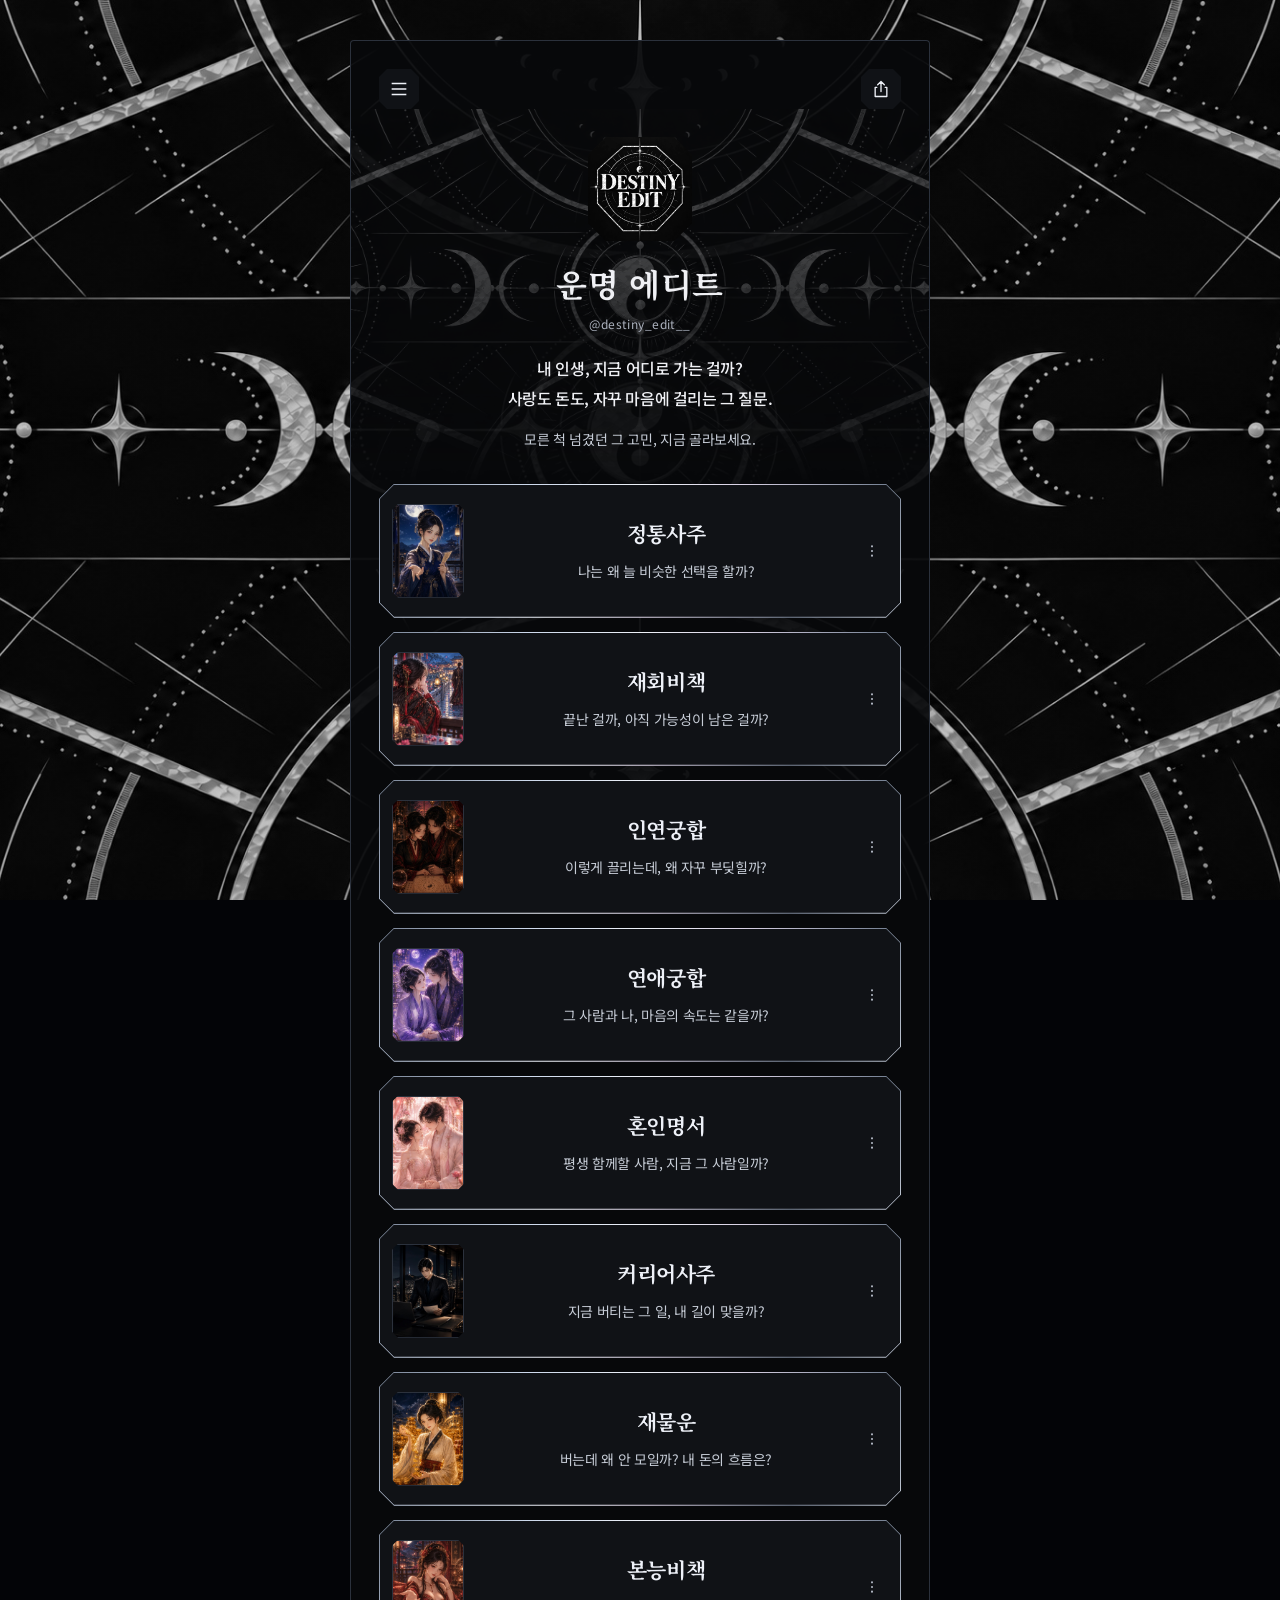
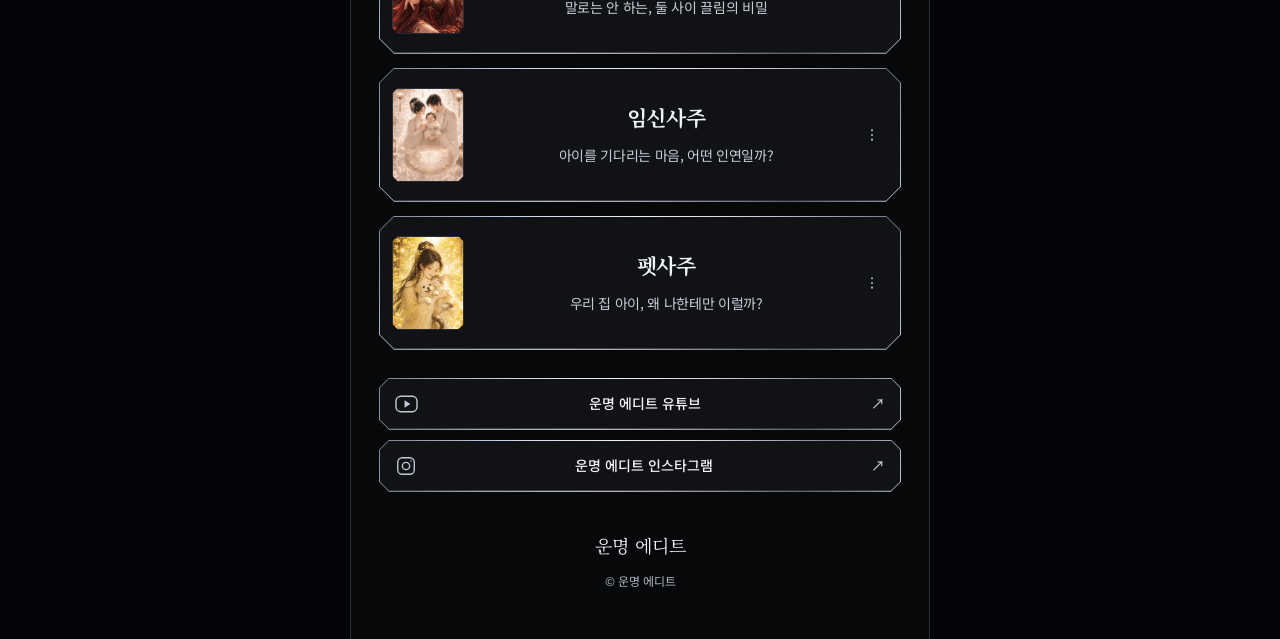
<file: saju/index.html>
<!doctype html>
<html lang="ko">
<head>
  <meta charset="utf-8">
  <meta name="viewport" content="width=device-width, initial-scale=1, viewport-fit=cover">
  <meta name="theme-color" content="#08090b">
  <meta name="description" content="내 인생, 지금 어디로 가는 걸까? 사랑도 돈도 자꾸 마음에 걸리는 그 질문을 운명 에디트에서 만나보세요.">
  <meta property="og:type" content="website">
  <meta property="og:image" content="https://vulture-lunar.github.io/health-routine/saju/assets/destiny-hero.jpg">
  <meta property="og:title" content="운명 에디트 | 궁금했던 내 운명의 이야기">
  <meta property="og:description" content="모른 척 넘겼던 그 고민, 지금 골라보세요.">
  <title>운명 에디트 | 궁금했던 내 운명의 이야기</title>
  <link rel="preconnect" href="https://fonts.googleapis.com">
  <link rel="preconnect" href="https://fonts.gstatic.com" crossorigin>
  <link rel="stylesheet" href="https://fonts.googleapis.com/css2?family=Noto+Sans+KR:wght@400;500;700;800&family=Noto+Serif+KR:wght@500;600;700&display=swap">
  <link rel="stylesheet" href="../tokens.css?v=links-20261127-1">
  <link rel="stylesheet" href="../theme.css?v=original-restored-20261124-1">
  <link rel="stylesheet" href="../collection.css?v=choice-copy-20261125-1">
  <link rel="stylesheet" href="../links.css?v=customer-copy-20261127-11">
  <link rel="stylesheet" href="page.css?v=facets-20261127-6">
  <link rel="stylesheet" href="tokens.css?v=facets-20261127-6">
  <script src="content.js?v=curiosity-20261127-4" defer></script>
  <script src="page.js?v=destiny-20261127-2" defer></script>
</head>
<body>
  <header class="channel-header">
    <div class="inner">
      <details class="channel-menu">
        <summary aria-label="메뉴 열기"><svg width="22" height="22" viewBox="0 0 24 24" fill="none" stroke="currentColor" stroke-width="1.6" aria-hidden="true"><path d="M4 6h16M4 12h16M4 18h16"/></svg></summary>
        <nav aria-label="페이지 메뉴"><a href="#top">프로필</a><a href="#readings">사주 보기</a><a href="#channels">채널 모아보기</a></nav>
      </details>
      <button class="profile-share" type="button" aria-label="페이지 공유하기"><svg width="20" height="20" viewBox="0 0 24 24" fill="none" stroke="currentColor" stroke-width="1.6" stroke-linecap="round" stroke-linejoin="round" aria-hidden="true"><path d="M12 15V3m-4 4 4-4 4 4M7 10H5v11h14V10h-2"/></svg></button>
    </div>
  </header>
  <main>
    <section class="hero" id="top">
      <div class="inner">
        <div class="collection-intro">
          <div class="profile-avatar profile-wordmark" id="profile-mark" aria-hidden="true">命</div>
          <img class="profile-avatar" id="profile-avatar" alt="" width="96" height="96" hidden>
          <h1 id="page-title">운명 에디트</h1>
          <p class="profile-handle">@destiny_edit__</p>
          <p class="hero-copy" id="page-intro">내 인생, 지금 어디로 가는 걸까?<br>사랑도 돈도, 자꾸 마음에 걸리는 그 질문.</p>
          <p class="profile-description" id="page-description">모른 척 넘겼던 그 고민, 지금 골라보세요.</p>
        </div>
      </div>
    </section>
    <section class="library" id="readings" aria-label="사주 상품 목록">
      <div class="inner">
        <h2 class="visually-hidden">궁금한 사주 이야기</h2>
        <div class="card-grid" id="reading-list"></div>
      </div>
    </section>
  </main>
  <section class="channel-links" id="channels" aria-label="운명 에디트 채널">
    <div class="inner">
      <a href="https://www.youtube.com/@%EC%9A%B4%EB%AA%85%EC%97%90%EB%94%94%ED%8A%B8" target="_blank" rel="noopener noreferrer"><svg width="23" height="18" viewBox="0 0 24 18" aria-hidden="true"><rect x="1" y="1" width="22" height="16" rx="5" fill="none" stroke="currentColor" stroke-width="1.5"/><path d="m10 5 6 4-6 4Z" fill="currentColor"/></svg><span>운명 에디트 유튜브</span><span aria-hidden="true">↗</span></a>
      <a href="https://www.instagram.com/destiny_edit__/" target="_blank" rel="noopener noreferrer"><svg width="22" height="22" viewBox="0 0 24 24" fill="none" stroke="currentColor" stroke-width="1.5" aria-hidden="true"><rect x="3" y="3" width="18" height="18" rx="5"/><circle cx="12" cy="12" r="4"/><circle cx="17.5" cy="6.5" r=".8" fill="currentColor" stroke="none"/></svg><span>운명 에디트 인스타그램</span><span aria-hidden="true">↗</span></a>
    </div>
  </section>
  <footer><div class="inner"><div class="footer-brand" id="footer-title">운명 에디트</div><p id="footer-copyright"></p></div></footer>
  <dialog class="share-dialog" id="share-dialog" aria-labelledby="share-heading">
    <div class="share-heading"><h2 id="share-heading">링크 공유하기</h2><button type="button" id="share-close" aria-label="공유 창 닫기">×</button></div>
    <label class="visually-hidden" for="share-url">공유할 링크</label>
    <input id="share-url" type="url" readonly>
    <button type="button" id="share-copy">링크 복사</button>
    <p id="share-status" role="status" aria-live="polite"></p>
  </dialog>
</body>
</html>
</file>
<file: tokens.css>
/* Reference palette: the owner's navy, antique gold and walnut channel artwork. */
:root {
  --color-paper: #071725;
  --color-paper-2: #0d2234;
  --color-raised: #122c40;
  --color-ink: #f1e6cf;
  --color-muted: #b9b5a8;
  --color-gold: #dfbb72;
  --color-gold-light: #f4dca3;
  --color-gold-deep: #9a753b;
  --color-rule: #665536;
  --color-rule-soft: #30414b;
  --color-walnut: #302017;
  --color-shadow: #020a12;
  --color-youtube: #ff0033;
  --color-clear: transparent;
  --color-surface-glow: #173449;
  --color-gold-faint: #dfbb721a;
  --color-line-faint: #dfbb7230;
  --space-search-gap: 48px;
  --radius-panel: 20px;
  --ease-gentle: cubic-bezier(.2,.7,.2,1);
  --font-body: 'Noto Sans KR', sans-serif;
  --font-display: 'Noto Serif KR', serif;
  --space-sm: 12px;
  --space-md: 24px;
  --space-lg: 40px;
  --radius-card: 12px;
  --ink: var(--color-ink);
  --muted: var(--color-muted);
  --cream: var(--color-paper);
  --paper: var(--color-paper-2);
  --orange: var(--color-gold);
  --brand-deep: var(--color-gold-light);
  --lime: var(--color-gold-light);
  --line: var(--color-rule-soft);
  --line-2: var(--color-rule);
  --soft-bg: var(--color-raised);
  --font: var(--font-body);
  color-scheme: dark;
}

/* Approved Visual Collection proposal (04), November 2026. */
:root {
  --color-collection-surface: oklch(22% .035 245);
  --color-collection-rule: oklch(44% .025 245);
  --color-collection-rule-soft: oklch(31% .028 245);
  --collection-card-radius: 12px;
  --collection-card-gap: 12px;
}

/* Link profile layout: existing channel palette, reference proportions. */
:root {
  --color-profile-surround: #020c15;
  --color-profile-border: #8b774f;
  --color-profile-backdrop: #020a12b3;
  --radius-link: 999px;
  --radius-profile: 24px;
  --profile-width: 580px;
  --space-link-gap: 14px;
  --font-link: var(--font-body);
}
</file>
<file: theme.css>
/* Hallmark · pre-emit critique: P4 H4 E4 S5 R4 V4
 * genre: atmospheric · macrostructure: illustrated split masthead + routine archive
 * theme: custom, user-supplied channel artwork · mobile: verified before release
 */
html, body { overflow-x: clip; }
body { background: var(--color-paper); }
h1,h2,h3 { font-style: normal; overflow-wrap: anywhere; min-width: 0; }
.coral,.peach,.yellow,.green,.lavender,.blue {
  --accent: var(--color-gold); --accent-soft: var(--color-raised);
}
a:focus-visible,button:focus-visible { outline: 2px solid var(--color-gold-light); outline-offset: 4px; }
.channel-header { border-top: 3px solid var(--color-gold-deep); border-bottom: 1px solid var(--color-rule); background: var(--color-paper); }
.channel-header .inner { display:flex; align-items:center; justify-content:space-between; gap:var(--space-sm); padding-block:14px; }
.channel-brand { display:flex; align-items:center; gap:var(--space-sm); }
.channel-brand img { width:54px; height:54px; border-radius:50%; border:1px solid var(--color-gold-deep); }
.channel-brand strong { font-family:var(--font-display); font-size:20px; letter-spacing:-.04em; color:var(--color-gold-light); }
.channel-brand small { display:block; margin-top:3px; font-size:10px; color:var(--color-muted); letter-spacing:.15em; }
.channel-nav { font-size:12px; color:var(--color-gold); white-space:nowrap; border-bottom:1px solid var(--color-rule); padding-block:7px; }
.hero { background:var(--color-paper); border-bottom:1px solid var(--color-rule); }
.hero-art { position:absolute; inset:0 0 0 35%; background-image:linear-gradient(90deg,var(--color-paper),var(--color-clear) 42%),linear-gradient(0deg,var(--color-paper),var(--color-clear) 65%),url('assets/book-of-life.jpg'); background-position:center; background-size:cover; opacity:.8; pointer-events:none; }
.hero .inner { align-items:flex-start; text-align:left; padding-block:64px 48px; }
.hero::before,.hero::after,.orbit { display:none; }
.eyebrow { color:var(--color-muted); background:none; border:0; border-radius:0; padding:0; font-size:11px; letter-spacing:.08em; margin-bottom:22px; }
.eyebrow span { color:var(--color-gold); }
.hero h1 { font-family:var(--font-display); font-weight:700; font-size:clamp(32px,4vw,49px); letter-spacing:-.055em; line-height:1.5; }
.hero h1 em { color:var(--color-gold-light); }
.hero h1 em::after { display:none; }
.hero-copy { color:var(--color-ink); font-size:14px; margin:20px 0 28px; max-width:36em; }
.picker { max-width:570px; padding:22px; border:1px solid var(--color-gold-deep); border-radius:var(--radius-card); background:var(--color-paper-2); box-shadow:0 16px 40px var(--color-shadow); gap:18px; }
.picker-head b { color:var(--color-gold-light); }
.pick { background:var(--color-paper); border-color:var(--color-rule-soft); color:var(--color-ink); font-size:13px; padding:8px 12px 8px 10px; white-space:nowrap; }
.pick .tick { background:var(--color-paper); border-color:var(--color-rule); }
.pick[aria-pressed="true"] { color:var(--color-paper); background:var(--color-gold-light); border-color:var(--color-gold-light); }
.pick[aria-pressed="true"] .tick { color:var(--color-paper); background:var(--color-gold-light); border-color:var(--color-gold-deep); }
.picker-go { background:var(--color-gold); color:var(--color-paper); border-radius:6px; white-space:nowrap; }
.picker-go:not(:disabled):hover { background:var(--color-gold-light); }
.picker-go:disabled { background:var(--color-raised); color:var(--color-muted); border:1px solid var(--color-rule-soft); }
.picker-reset { white-space:nowrap; }
.library { padding-block:var(--space-lg) 24px; }
.archive-heading { margin-bottom:22px; }
.archive-heading p { color:var(--color-gold); font-size:11px; letter-spacing:.12em; margin:0 0 8px; }
.archive-heading h2,.products h2 { font-family:var(--font-display); font-size:28px; font-weight:600; margin:0; letter-spacing:-.04em; }
.filters { flex-wrap:wrap; overflow:visible; gap:8px; padding-bottom:22px; }
.filters button { color:var(--color-muted); background:var(--color-paper-2); border-color:var(--color-rule-soft); border-radius:6px; font-size:13px; padding:9px 12px; white-space:nowrap; }
.filters button[aria-pressed="true"] { background:var(--color-gold); color:var(--color-paper); border-color:var(--color-gold); box-shadow:none; }
.filters button[aria-pressed="true"] span { color:var(--color-paper); }
.card-grid { grid-template-columns:repeat(2,minmax(0,1fr)); gap:14px; }
.card { border:1px solid var(--color-rule-soft); border-radius:var(--radius-card); background:var(--color-paper-2); padding:24px; min-height:190px; gap:18px; }
.card::after { width:110px; height:110px; top:-55px; right:-55px; border-radius:50%; transform:none; border:1px solid var(--color-gold); opacity:.25; }
.card:hover { border-color:var(--color-gold-deep); box-shadow:0 8px 22px var(--color-shadow); }
.card .label { color:var(--color-gold); background:none; padding:0; font-size:12px; }
.card h3 { font-size:18px; font-weight:500; max-width:100%; }
.card-bottom { border-radius:0; border-top:1px solid var(--color-rule-soft); padding:12px 0 0; color:var(--color-gold); background:none; font-size:12px; }
.arrow { color:var(--color-gold); background:none; width:24px; height:24px; }
.card:hover .card-bottom { background:none; color:var(--color-gold-light); }
.card:hover .arrow { background:none; color:var(--color-gold-light); }
.products { padding-block:36px 48px; }
.products h2 { margin-bottom:24px; }
.products-kicker { font-size:11px; font-weight:500; }
.prod-tile { border-radius:var(--radius-card); }
.prod-tile .body { padding:16px; }
.prod-tile .n { font-size:13px; }
.prod-tile .t { font-size:11px; line-height:1.7; }
.landscape { height:180px; background:var(--color-paper) url('assets/golden-landscape.jpg') center 50% / cover; border-block:1px solid var(--color-rule); }
footer { background:var(--color-paper); border-color:var(--color-rule); }
.footer-line { color:var(--color-gold-light); }
.footer-brand { font-family:var(--font-display); color:var(--color-gold); font-size:20px; margin-bottom:8px; }
dialog.sheet { border:1px solid var(--color-rule); border-radius:16px 16px 0 0; }
dialog.sheet::backdrop { background:var(--color-shadow); opacity:.85; }
.sheet-head::before { background:none; border:1px solid var(--color-rule); border-radius:50%; right:-65px; top:-65px; }
.sheet-close { color:var(--color-gold-light); background:var(--color-raised); border-color:var(--color-rule); }
.sheet-head h3 { font-family:var(--font-display); font-weight:600; line-height:1.6; }
.memo,.prod { border-radius:var(--radius-card); }
.memo li.tip { border-color:var(--color-rule); }
.btn { color:var(--color-paper); background:var(--color-gold); border-radius:6px; white-space:nowrap; }
.btn:hover { background:var(--color-gold-light); }
.match .both { color:var(--color-paper); }
@media(min-width:1200px) { .hero-art { background-size:auto 100%; background-repeat:no-repeat; background-position:right center; } }
@media(max-width:767px) {
 .channel-brand strong { font-size:17px; }
 .channel-brand img { width:44px; height:44px; }
 .hero-art { inset:0 0 auto; height:245px; opacity:.95; background-image:linear-gradient(0deg,var(--color-paper),var(--color-clear) 50%),url('assets/book-of-life.jpg'); background-position:center 55%; }
 .hero .inner { padding-top:230px; padding-bottom:32px; }
 .hero h1 { font-size:clamp(28px,6.8vw,43px); line-height:1.5; }
 .hero-copy { font-size:13px; }
 .eyebrow { margin-bottom:16px; }
 .picker { max-width:none; padding:18px; gap:16px; }
 .card-grid { grid-template-columns:minmax(0,1fr); }
 .card { min-height:165px; padding:20px; gap:14px; }
 .archive-heading h2,.products h2 { font-size:25px; }
 .landscape { height:130px; }
}
@media(max-width:374px) {
 .inner { padding-inline:16px; }
 .channel-brand strong { font-size:15px; }
 .channel-brand small { font-size:9px; letter-spacing:.08em; }
 .channel-nav { font-size:11px; }
 .picker { padding:14px; }
 .picker-head b { font-size:14px; }
 .picker-head span { font-size:11px; }
 .pick { font-size:12px; padding:7px 10px; }
 .picker-go { font-size:12px; }
 .picker-reset { font-size:11px; }
 .prod { grid-template-columns:64px minmax(0,1fr); gap:10px; padding:12px; }
 .prod img { width:64px; height:64px; }
 .prod-tile .body { padding:12px; }
}

/* Approved illustration thumbnails: left image, right concern and action. */
.card { display:grid; grid-template-columns:96px minmax(0,1fr); grid-template-rows:auto 1fr auto; column-gap:18px; row-gap:10px; min-height:164px; padding:20px; }
.routine-thumb { grid-column:1; grid-row:1 / 4; width:96px; height:96px; object-fit:cover; align-self:center; border:1px solid var(--color-rule); border-radius:8px; }
.card-top,.card h3,.card-bottom { grid-column:2; }
.card h3 { font-size:16px; line-height:1.6; }
.card-bottom { width:100%; font-weight:500; padding-top:9px; }
@media(max-width:767px) { .card { grid-template-columns:84px minmax(0,1fr); padding:16px; column-gap:14px; min-height:152px; } .routine-thumb { width:84px; height:84px; } }
@media(max-width:374px) { .card { grid-template-columns:70px minmax(0,1fr); padding:14px; column-gap:12px; } .routine-thumb { width:70px; height:70px; } .card h3 { font-size:14px; } }

/* Direct concern search, above the existing picker. */
.concern-search { width:100%; max-width:570px; margin-bottom:20px; }
.concern-search label { display:block; color:var(--color-gold-light); font-size:14px; font-weight:700; margin-bottom:10px; }
.search-field { display:flex; gap:8px; padding:6px; background:var(--color-paper-2); border:1px solid var(--color-gold-deep); border-radius:8px; }
.search-field:focus-within { outline:2px solid var(--color-gold-light); outline-offset:3px; }
.search-field input { flex:1; min-width:0; width:100%; font:inherit; font-size:16px; color:var(--color-ink); background:none; border:0; padding:10px; outline:none; }
.search-field input::placeholder { color:var(--color-muted); opacity:1; }
.search-feedback { margin-top:12px; background:var(--color-paper-2); border:1px solid var(--color-rule); border-radius:8px; padding:12px; }
.search-summary { display:flex; align-items:flex-start; justify-content:space-between; gap:12px; }
.search-summary p { margin:0; color:var(--color-muted); font-size:12px; line-height:1.7; }
.search-summary button { flex:none; border:0; background:none; color:var(--color-gold); cursor:pointer; font-size:12px; padding:0; white-space:nowrap; }
.search-results { max-height:320px; overflow-y:auto; overscroll-behavior:contain; }
.search-result { display:flex; align-items:center; gap:12px; width:100%; text-align:left; background:none; border:0; border-top:1px solid var(--color-rule-soft); padding:12px 2px; cursor:pointer; margin-top:8px; }
.search-result img { flex:none; width:44px; height:44px; object-fit:cover; border-radius:5px; }
.search-result > span:nth-child(2) { flex:1; min-width:0; }
.search-result small { display:block; color:var(--color-gold); font-size:11px; margin-bottom:4px; }
.search-result strong { display:block; color:var(--color-ink); font-size:13px; font-weight:500; overflow-wrap:anywhere; }
.search-result > span:last-child { color:var(--color-gold); }
@media(max-width:767px) { .concern-search { max-width:none; } }
@media(max-width:374px) { .search-field input { padding:10px 6px; } }

/* A quieter search entrance, generous breathing room and softer gold details. */
.hero-copy { color:var(--color-muted); margin-bottom:36px; line-height:1.9; }
.concern-search { margin-bottom:var(--space-search-gap); }
.concern-search label { font-family:var(--font-display); font-size:24px; font-weight:600; line-height:1.6; letter-spacing:-.045em; margin-bottom:8px; }
.search-hint { font-size:12px; line-height:1.8; color:var(--color-muted); margin:0 0 18px; }
.search-field { align-items:center; padding:7px; gap:0; border-radius:14px; border-color:var(--color-rule); background:var(--color-paper-2); box-shadow:0 8px 24px var(--color-shadow); transition:border-color .2s var(--ease-gentle); }
.search-icon { color:var(--color-gold); flex:none; margin-left:12px; margin-right:4px; }
.search-field input { padding:12px 8px; }
.search-feedback { border-radius:14px; padding:16px; border-color:var(--color-rule-soft); }
.picker { padding:26px; border-color:var(--color-rule); border-radius:var(--radius-panel); background:linear-gradient(145deg,var(--color-raised),var(--color-paper-2) 65%); box-shadow:inset 0 1px 0 var(--color-line-faint),0 12px 32px var(--color-shadow); gap:22px; }
.picker-head { align-items:center; padding-bottom:16px; border-bottom:1px solid var(--color-rule-soft); }
.picker-head b { font-size:17px; font-weight:700; letter-spacing:-.04em; }
.picker-head span { font-size:11px; }
.picker-chips { gap:10px 8px; }
.pick { padding:10px 14px 10px 11px; font-weight:500; border-color:var(--color-rule-soft); background:var(--color-paper-2); transition:background .18s var(--ease-gentle),border-color .18s var(--ease-gentle); }
.pick:hover { background:var(--color-gold-faint); border-color:var(--color-gold-deep); }
.pick[aria-pressed="true"] { font-weight:700; background:var(--color-gold-light); }
.picker-go { border-radius:10px; height:52px; }
.picker-go:not(:disabled) { box-shadow:0 4px 16px var(--color-gold-faint); }
.library { padding-top:56px; }
.archive-heading { margin-bottom:28px; }
.filters { gap:10px 8px; padding-bottom:26px; }
.filters button { border-radius:99px; padding:9px 15px; font-weight:500; }
.card-grid { gap:18px; }
.card { border-radius:16px; padding:22px; background:linear-gradient(135deg,var(--color-paper-2),var(--color-paper)); transition:transform .2s var(--ease-gentle),border-color .2s var(--ease-gentle),box-shadow .2s var(--ease-gentle); }
.card::after { display:none; }
.routine-thumb { border-radius:12px; border-color:var(--color-gold-deep); box-shadow:0 4px 16px var(--color-shadow); }
.card-bottom { border-top-color:var(--color-line-faint); font-size:12px; }
.prod-tile { border-radius:16px; }
@media(min-width:768px) {
 .hero-art { inset:0 0 auto 32%; height:740px; background-size:auto 100%; background-position:right top; background-repeat:no-repeat; }
 .hero .inner { padding-bottom:64px; }
}
@media(max-width:767px) {
 .hero-copy { margin-bottom:32px; }
 .concern-search label { font-size:22px; }
 .picker { padding:22px 20px; gap:20px; }
 .card { padding:18px; column-gap:16px; min-height:160px; }
 .library { padding-top:40px; }
}
@media(max-width:374px) {
 .concern-search label { font-size:20px; }
 .search-icon { width:18px; height:18px; margin-left:8px; }
 .search-field input { padding-inline:6px; }
 .picker { padding:20px 16px; }
 .picker-head b { font-size:16px; }
 .pick { padding:9px 12px 9px 10px; }
 .card { padding:16px; column-gap:12px; }
}

/* Channel shortcuts in the page header. */
.header-links { display:flex; align-items:center; gap:20px; }
.channel-youtube { display:inline-flex; align-items:center; justify-content:center; gap:9px; border:1px solid var(--color-rule); border-radius:99px; padding:10px 16px; color:var(--color-gold-light); background:var(--color-gold-faint); font-size:12px; white-space:nowrap; transition:border-color .2s var(--ease-gentle),background .2s var(--ease-gentle); }
.channel-youtube:hover { border-color:var(--color-gold); background:var(--color-raised); }
@media(max-width:600px) {
 .channel-header .inner { flex-wrap:wrap; gap:14px; }
 .header-links { width:100%; justify-content:space-between; gap:12px; padding-top:12px; border-top:1px solid var(--color-rule-soft); }
 .channel-youtube { padding:8px 14px; }
}

/* One latest related Short, followed by up to three popular related Shorts. */
.shorts-section { margin-top:28px; padding-top:24px; border-top:1px solid var(--color-rule); }
.shorts-heading > span { color:var(--color-gold); font-size:11px; letter-spacing:.04em; }
.shorts-heading h4 { margin:6px 0 18px; font-family:var(--font-display); font-size:22px; font-weight:600; color:var(--color-ink); letter-spacing:-.04em; }
.short-main { display:grid; grid-template-columns:minmax(0,.85fr) minmax(0,1fr); align-items:center; gap:18px; padding:14px; border:1px solid var(--color-rule); border-radius:16px; background:var(--color-paper-2); }
.short-poster { position:relative; display:block; overflow:hidden; border-radius:10px; background:var(--color-paper); aspect-ratio:9 / 16; }
.short-poster img { display:block; width:100%; height:100%; object-fit:cover; }
.short-play { position:absolute; bottom:10px; right:10px; width:32px; height:32px; display:grid; place-items:center; border:1px solid var(--color-gold); border-radius:50%; background:var(--color-paper); color:var(--color-gold-light); font-size:12px; }
.short-main-copy { display:flex; flex-direction:column; align-items:flex-start; gap:14px; min-width:0; }
.short-badge { color:var(--color-gold); font-size:10px; line-height:1.7; }
.short-main-copy > strong { font-size:17px; font-weight:600; line-height:1.7; letter-spacing:-.035em; overflow-wrap:anywhere; }
.short-meta { display:block; font-size:10px; line-height:1.8; color:var(--color-muted); font-weight:400; }
.short-watch { font-size:11px; color:var(--color-gold-light); padding-bottom:4px; border-bottom:1px solid var(--color-rule); }
.short-related-label { display:flex; justify-content:space-between; align-items:center; gap:12px; margin:22px 0 12px; font-size:13px; font-weight:600; }
.short-related-label > span { font-size:11px; font-weight:400; color:var(--color-muted); }
.short-related { display:flex; flex-direction:column; gap:12px; }
.short-small { display:grid; grid-template-columns:60px minmax(0,1fr) 14px; gap:14px; align-items:center; border-bottom:1px solid var(--color-rule-soft); padding-bottom:12px; }
.short-small .short-poster { width:60px; border-radius:6px; }
.short-small .short-play { display:none; }
.short-small strong { display:block; font-size:12px; font-weight:500; line-height:1.65; margin-bottom:6px; overflow-wrap:anywhere; }
.short-out { color:var(--color-gold); font-size:12px; }
.short-main:hover,.short-small:hover { border-color:var(--color-gold-deep); }
.shorts-checked { font-size:10px; color:var(--color-muted); line-height:1.8; margin:12px 0 0; }
@media(max-width:374px) { .short-main { padding:10px; gap:12px; } .short-main-copy { gap:10px; } .short-main-copy > strong { font-size:14px; } .shorts-heading h4 { font-size:20px; } }

/* Product carousel: retain all products and official destination links. */
.products h2 { margin-bottom:12px; }
.products-intro { color:var(--color-muted); font-size:13px; line-height:1.8; margin:0 0 22px; }
.prod-grid { display:flex; gap:16px; overflow-x:auto; overscroll-behavior-x:contain; scroll-snap-type:x mandatory; scrollbar-width:thin; scrollbar-color:var(--color-gold-deep) var(--color-paper-2); padding:4px 4px 18px; }
.prod-grid:focus-visible { outline:2px solid var(--color-gold); outline-offset:4px; border-radius:12px; }
.prod-grid .prod-tile { flex:0 0 204px; min-width:0; scroll-snap-align:start; }
.prod-grid .prod-tile img { aspect-ratio:1; object-fit:cover; }
.prod-grid .prod-tile .n { font-size:13px; line-height:1.65; }
.prod-grid .prod-tile .t { font-size:11px; line-height:1.7; }
.product-carousel-toolbar { display:flex; justify-content:space-between; align-items:center; gap:12px; padding-top:14px; }
.product-swipe-hint { color:var(--color-muted); font-size:12px; margin:0; }
.product-carousel-controls { display:flex; align-items:center; gap:8px; }
#product-position { font-size:12px; color:var(--color-gold); font-variant-numeric:tabular-nums; margin-right:6px; white-space:nowrap; }
.product-carousel-controls button { width:42px; height:42px; border:1px solid var(--color-rule); border-radius:50%; background:var(--color-paper-2); color:var(--color-gold-light); cursor:pointer; font-size:20px; }
.product-carousel-controls button:disabled { opacity:.35; cursor:default; }
.product-carousel-controls button:not(:disabled):hover { border-color:var(--color-gold); background:var(--color-raised); }
/* A prominent channel invitation at the bottom of the page. */
.youtube-banner { padding-block:40px; background:var(--color-paper); }
.youtube-panel { display:grid; grid-template-columns:88px minmax(0,1fr) auto; align-items:center; gap:28px; padding:32px; border:1px solid var(--color-gold-deep); border-radius:20px; background:linear-gradient(120deg,var(--color-raised),var(--color-paper-2)); box-shadow:inset 0 1px 0 var(--color-line-faint); }
.youtube-emblem { width:88px; height:88px; border-radius:50%; border:1px solid var(--color-gold); }
.youtube-copy p { font-size:11px; letter-spacing:.08em; color:var(--color-gold); margin:0 0 10px; }
.youtube-copy h2 { font-family:var(--font-display); font-size:26px; font-weight:600; color:var(--color-gold-light); line-height:1.6; letter-spacing:-.04em; margin:0; }
.youtube-copy > span { display:block; margin-top:10px; font-size:12px; line-height:1.8; color:var(--color-muted); }
.youtube-cta { display:inline-flex; align-items:center; justify-content:center; gap:10px; min-height:52px; padding:12px 20px; border-radius:10px; background:var(--color-gold); color:var(--color-paper); font-size:13px; font-weight:700; white-space:nowrap; }
.youtube-cta:hover { background:var(--color-gold-light); }
@media(max-width:767px) {
 .prod-grid .prod-tile { flex-basis:150px; }
 .prod-grid { gap:12px; }
 .prod-grid .prod-tile .body { padding:12px; }
 .products-intro { font-size:12px; }
 .youtube-banner { padding-block:28px; }
 .youtube-panel { grid-template-columns:60px minmax(0,1fr); gap:18px; padding:24px 20px; }
 .youtube-emblem { width:60px; height:60px; align-self:start; margin-top:4px; }
 .youtube-copy h2 { font-size:21px; }
 .youtube-copy > span { font-size:11px; }
 .youtube-copy p { font-size:10px; letter-spacing:0; }
 .youtube-cta { grid-column:1 / -1; width:100%; margin-top:4px; }
}
@media(max-width:374px) {
 .prod-grid .prod-tile { flex-basis:140px; }
 .product-swipe-hint { font-size:10px; }
 .product-carousel-controls button { width:38px; height:38px; }
 .youtube-panel { gap:14px; padding:22px 16px; grid-template-columns:48px minmax(0,1fr); }
 .youtube-emblem { width:48px; height:48px; }
 .youtube-copy h2 { font-size:19px; }
}

/* Four products per swipe page, with native touch and desktop dragging. */
.prod-grid { gap:16px; padding:4px 0 16px; cursor:grab; user-select:none; }
.product-page { flex:0 0 100%; min-width:0; display:grid; grid-template-columns:repeat(4,minmax(0,1fr)); gap:16px; scroll-snap-align:start; scroll-snap-stop:always; align-content:start; }
.prod-grid .prod-tile { min-width:0; scroll-snap-align:none; }
.prod-grid .prod-tile:hover { transform:none; }
.prod-grid.is-dragging { cursor:grabbing; scroll-snap-type:none; }
.prod-grid.is-dragging a { cursor:grabbing; }
/* A single clear channel link, directly after the products and before the closing artwork. */
.youtube-banner { padding-block:0 48px; }
.youtube-channel-card { display:flex; align-items:center; gap:22px; padding:28px 0; border-block:1px solid var(--color-rule); }
.youtube-avatar { flex:none; width:64px; height:64px; border-radius:50%; border:1px solid var(--color-gold-deep); }
.youtube-channel-info { flex:1; min-width:0; }
.youtube-wordmark { display:flex; align-items:center; gap:7px; font-size:12px; color:var(--color-ink); font-weight:700; }
.youtube-wordmark svg { color:var(--color-youtube); }
.youtube-channel-info h2 { font-family:var(--font-display); font-size:23px; font-weight:600; color:var(--color-gold-light); margin:8px 0; letter-spacing:-.04em; }
.youtube-channel-info p { font-size:12px; line-height:1.8; color:var(--color-muted); margin:0; }
.youtube-channel-action { display:flex; gap:12px; align-items:center; flex:none; color:var(--color-gold-light); font-size:13px; padding:13px 18px; border:1px solid var(--color-gold-deep); border-radius:99px; white-space:nowrap; }
.youtube-channel-card:hover .youtube-channel-action { background:var(--color-gold); color:var(--color-paper); }
@media(max-width:767px) {
 .product-page { grid-template-columns:repeat(2,minmax(0,1fr)); gap:12px; }
 .youtube-banner { padding-block:0 32px; }
 .youtube-channel-card { display:grid; grid-template-columns:56px minmax(0,1fr); gap:18px; padding-block:24px; }
 .youtube-avatar { width:56px; height:56px; }
 .youtube-channel-info h2 { font-size:21px; }
 .youtube-channel-action { grid-column:1 / -1; justify-content:center; border-radius:10px; }
}

/* Clear main Short title, followed by a single row of thumbnail-only links. */
.shorts-heading h4 { margin:0 0 20px; }
.short-main { display:flex; flex-direction:column; align-items:center; gap:16px; border:0; padding:0; background:none; }
.short-main > .short-poster { width:min(100%,240px); border:1px solid var(--color-rule); border-radius:14px; }
.short-main-copy { display:block; width:100%; text-align:center; }
.short-main-copy > strong { font-size:16px; font-weight:600; line-height:1.8; max-width:30em; margin-inline:auto; text-wrap:pretty; }
.short-main:hover > .short-poster { border-color:var(--color-gold); }
.short-related-label { margin:26px 0 14px; color:var(--color-gold-light); font-weight:500; }
.short-related { display:grid; grid-template-columns:repeat(3,minmax(0,1fr)); gap:10px; }
.short-small { display:block; min-width:0; padding:0; border:0; border-radius:8px; }
.short-small .short-poster { width:100%; border-radius:8px; border:1px solid var(--color-rule-soft); }
.short-small:hover .short-poster { border-color:var(--color-gold); }
.short-small .short-play { display:none; }
@media(max-width:374px) { .short-main > .short-poster { width:210px; max-width:100%; } .short-main-copy > strong { font-size:15px; } .short-related { gap:8px; } }

/* Keep secondary Shorts in one horizontal row at every viewport width. */
.short-related { display:flex; flex-direction:row; flex-wrap:nowrap; align-items:flex-start; gap:10px; }
.short-related .short-small { flex:0 0 calc((100% - 20px) / 3); min-width:0; }
@media(max-width:374px) { .short-related { gap:8px; } .short-related .short-small { flex-basis:calc((100% - 16px) / 3); } }

/* Load the main YouTube player only after an explicit play action. */
.short-video-shell { width:240px; max-width:100%; aspect-ratio:9 / 16; border:1px solid var(--color-rule); border-radius:14px; overflow:hidden; background:var(--color-paper); }
.short-launch { position:relative; display:block; width:100%; height:100%; padding:0; border:0; background:none; cursor:pointer; }
.short-launch img { display:block; width:100%; height:100%; object-fit:cover; }
.short-launch .short-play { inset:50% auto auto 50%; transform:translate(-50%,-50%); width:62px; height:62px; font-size:23px; padding-left:3px; color:var(--color-paper); background:var(--color-gold-light); border:1px solid var(--color-gold); box-shadow:0 4px 24px var(--color-shadow); }
.short-launch:hover .short-play { background:var(--color-gold); }
.short-launch:focus-visible { outline-offset:-5px; }
.short-video-shell iframe { display:block; width:100%; height:100%; border:0; }
@media(max-width:374px) { .short-video-shell { width:210px; } }

/* Reviewed product information, reachable from the carousel and concern recommendations. */
.prod-tile { width:100%; padding:0; cursor:pointer; text-align:left; font:inherit; color:var(--color-ink); }
.product-open-text { display:block; color:var(--color-gold); font-size:11px; margin-top:8px; }
.product-wordmark { display:flex; flex-direction:column; align-items:center; justify-content:center; gap:10px; width:100%; aspect-ratio:1; background:var(--color-raised); color:var(--color-gold); font-size:19px; letter-spacing:.12em; }
.product-wordmark > span { font-family:var(--font-display); font-size:25px; letter-spacing:-.03em; }
.product-audience,.product-caution-preview { grid-column:1 / -1; margin:0; padding:12px; border-radius:10px; font-size:12px; line-height:1.8; }
.product-audience { background:var(--color-paper); color:var(--color-muted); }
.product-caution-preview { border:1px solid var(--color-rule); color:var(--color-muted); }
.product-audience b,.product-caution-preview b { display:block; font-size:11px; font-weight:600; color:var(--color-gold); margin-bottom:4px; }
.product-card-actions { grid-column:1 / -1; display:grid; grid-template-columns:repeat(2,minmax(0,1fr)); gap:8px; }
.product-card-actions .btn { grid-column:auto; font-size:12px; }
.product-info-button { cursor:pointer; padding:10px 8px; min-height:46px; border:1px solid var(--color-gold-deep); border-radius:6px; font-size:12px; white-space:nowrap; color:var(--color-gold-light); background:var(--color-paper); }
.product-info-button:hover { background:var(--color-raised); }
.product-guide-head { padding-top:28px; }
.product-guide-identity { display:flex; align-items:center; gap:16px; margin:18px 0; padding-right:10px; }
.product-guide-identity img { width:84px; height:84px; object-fit:cover; border:1px solid var(--color-rule); border-radius:12px; }
.product-guide-identity > div { flex:1; min-width:0; }
.product-kind { display:block; font-size:10px; color:var(--color-gold); }
.product-guide-identity h3 { margin:7px 0 0; padding:0; font-size:21px; line-height:1.6; }
.sheet-head .guide-headline { color:var(--color-gold-light); font-size:17px; line-height:1.7; font-weight:600; margin-bottom:12px; }
.guide-section { margin-top:24px; padding-bottom:22px; border-bottom:1px solid var(--color-rule-soft); }
.guide-section h4 { color:var(--color-gold-light); margin:0 0 12px; font-size:15px; font-weight:600; line-height:1.6; }
.guide-section p { margin:0; color:var(--color-ink); font-size:13px; line-height:1.9; }
.guide-list { padding-left:18px; margin:0; display:grid; gap:8px; font-size:13px; color:var(--color-ink); line-height:1.9; }
.guide-list li::marker { color:var(--color-gold); }
.guide-ingredients { display:flex; flex-wrap:wrap; gap:7px; }
.guide-ingredients > span { font-size:12px; padding:7px 10px; border-radius:8px; background:var(--color-raised); border:1px solid var(--color-rule-soft); line-height:1.65; }
.guide-section .guide-small-note,.guide-small-note { font-size:11px; line-height:1.8; color:var(--color-muted); margin:12px 0 0; }
.guide-cautions { padding:18px; border:1px solid var(--color-rule); border-radius:12px; background:var(--color-gold-faint); }
.guide-cautions .guide-allergens { color:var(--color-gold-light); font-size:12px; font-weight:700; margin-bottom:12px; }
.guide-sources { margin-top:22px; font-size:12px; color:var(--color-muted); }
.guide-sources summary { cursor:pointer; padding-block:8px; }
.guide-sources a { display:block; color:var(--color-gold); font-size:11px; line-height:1.8; padding:5px 0; }
.guide-purchase { margin-top:24px; font-size:13px; }
@media(max-width:374px) { .product-info-button,.product-card-actions .btn { font-size:11px; } .product-guide-identity { gap:12px; } .product-guide-identity img { width:64px; height:64px; } .product-guide-identity h3 { font-size:18px; } .guide-cautions { padding:14px; } }

/* Explain the ingredient-to-benefit connection in readable, distinct rows. */
.ingredient-roles { display:grid; gap:16px; }
.ingredient-role { padding:15px; border:1px solid var(--color-rule-soft); border-radius:10px; background:var(--color-paper-2); }
.ingredient-role-head { display:flex; flex-direction:column; align-items:flex-start; gap:6px; margin-bottom:10px; }
.ingredient-role-head h5 { color:var(--color-gold-light); font-size:14px; font-weight:600; line-height:1.7; margin:0; }
.ingredient-role-head > span { font-size:10px; line-height:1.6; color:var(--color-muted); }
.ingredient-role p { color:var(--color-ink); font-size:13px; line-height:1.9; }
.product-guide-head > p:not(.guide-headline) { font-size:14px; line-height:1.95; }
@media(max-width:374px) { .ingredient-role { padding:13px; } }

/* Concern questions: short, sourced explanations revealed on request. */
.memo .insight-intro { margin:8px 0 16px; color:var(--muted); font-size:12px; line-height:1.7; }
.insight-list { margin-top:12px; }
.insight-item { border-top:1px solid var(--color-rule); }
.insight-item:last-child { border-bottom:1px solid var(--color-rule); }
.insight-item summary { display:flex; align-items:center; gap:12px; justify-content:space-between; padding:17px 0; cursor:pointer; list-style:none; font-size:14px; font-weight:600; line-height:1.65; color:var(--color-gold-light); }
.insight-item summary::-webkit-details-marker { display:none; }
.insight-item summary::after { content:'+'; flex:none; font-size:20px; font-weight:400; }
.insight-item[open] summary::after { content:'−'; }
.insight-item summary:focus-visible { outline:2px solid currentColor; outline-offset:3px; border-radius:4px; }
.insight-answer { padding:0 0 18px; }
.insight-answer p { color:var(--color-ink); margin:0; font-size:13px; line-height:1.95; }
.insight-answer a { display:inline-block; margin-top:12px; font-size:10px; line-height:1.6; color:var(--color-muted); text-underline-offset:3px; }
@media(prefers-reduced-motion:no-preference) { .insight-item[open] .insight-answer { animation:insight-reveal .18s ease-out; } }
@keyframes insight-reveal { from { opacity:0; transform:translateY(-3px); } to { opacity:1; transform:translateY(0); } }

/* Product keywords disclose their matching ingredient explanations. */
.product-keywords { display:flex; flex-wrap:wrap; gap:8px; margin:0; padding:0; list-style:none; }
.product-keywords li { margin:0; padding:0; }
.product-point-button { display:flex; align-items:center; gap:10px; min-height:44px; padding:9px 12px; border:1px solid var(--color-gold-deep); border-radius:7px; background:var(--color-gold-faint); color:var(--color-gold-light); font:inherit; font-size:12px; font-weight:600; line-height:1.6; cursor:pointer; text-align:left; }
.product-point-button > span { font-size:15px; font-weight:400; }
.product-point-button:hover { background:var(--color-raised); }
.product-point-button[aria-expanded="true"] { color:var(--color-paper); background:var(--color-gold-light); border-color:var(--color-gold-light); }
.guide-section .point-hint { margin:-4px 0 14px; font-size:11px; color:var(--color-muted); line-height:1.8; }
.product-point-panel { margin-top:14px; padding:17px; border:1px solid var(--color-rule-soft); border-radius:10px; background:var(--color-paper-2); }
.product-point-panel[hidden] { display:none; }
.point-explanation + .point-explanation { border-top:1px solid var(--color-rule-soft); padding-top:14px; margin-top:14px; }
.point-explanation h5 { margin:0 0 8px; color:var(--color-gold-light); font-size:14px; line-height:1.7; overflow-wrap:anywhere; }
.point-explanation p,.product-point-panel > p { margin:0; color:var(--color-ink); font-size:13px; line-height:1.9; }

/* Short paragraphs keep ingredient notes easy to read on mobile. */
.point-explanation p + p { margin-top:12px; }

/* Definition → expected role → mechanism, consistently for each ingredient. */
.ingredient-steps { display:grid; gap:22px; margin:18px 0 0; }
.ingredient-step dt { display:flex; flex-wrap:wrap; align-items:center; gap:10px; margin:0 0 10px; color:var(--color-gold-light); font-size:13px; font-weight:700; line-height:1.6; }
.ingredient-step-label { display:inline-flex; align-items:center; justify-content:center; min-width:62px; padding:5px 10px; border:1px solid var(--color-gold); border-radius:7px; background:var(--color-gold-light); color:var(--color-paper); font-size:13px; font-weight:800; line-height:1.4; letter-spacing:.02em; box-sizing:border-box; }
.ingredient-step dd { margin:0; color:var(--color-ink); font-size:13px; line-height:1.9; overflow-wrap:anywhere; }
</file>
<file: collection.css>
/* Hallmark · macrostructure: Visual Collection · theme: user-selected proposal 04
 * genre: atmospheric editorial · nav: channel disclosure menu · footer: existing masthead
 * pre-emit critique: P5 H4 E4 S5 R4 V5 · references: approved mobile home and ingredient view
 */
html,body { overflow-x:clip; }
h1,h2,h3,h4,h5 { font-style:normal; min-width:0; overflow-wrap:anywhere; }
.inner { max-width:1120px; }
.channel-header { border-top:0; border-bottom:1px solid var(--color-collection-rule-soft); }
.channel-header .inner { padding-block:14px; position:relative; }
.channel-brand img { width:42px; height:42px; border:0; }
.channel-brand strong { font-size:21px; color:var(--color-ink); font-weight:700; }
.channel-brand small { font-size:10px; letter-spacing:.08em; }
.channel-menu { position:relative; flex:none; }
.channel-menu summary { display:grid; place-items:center; width:44px; height:44px; cursor:pointer; list-style:none; color:var(--color-ink); border-radius:8px; }
.channel-menu summary::-webkit-details-marker { display:none; }
.channel-menu summary:hover { background:var(--color-paper-2); }
.channel-menu summary:focus-visible { outline:2px solid var(--color-gold-light); outline-offset:3px; }
.channel-menu summary:active { opacity:.7; }
.channel-menu[open] summary { background:var(--color-raised); }
.channel-menu nav { position:absolute; z-index:20; top:calc(100% + 8px); right:0; width:190px; padding:8px; border:1px solid var(--color-collection-rule); border-radius:10px; background:var(--color-paper-2); }
.channel-menu nav a { display:block; padding:12px; min-height:44px; font-size:13px; color:var(--color-ink); white-space:nowrap; border-radius:5px; }
.channel-menu nav a:hover { color:var(--color-gold-light); background:var(--color-raised); }
/* The masthead illustration is a real image; the page remains semantic, selectable UI. */
.hero { background:var(--color-paper); border-bottom:0; }
.hero .inner { display:grid; grid-template-columns:minmax(0,1fr); align-items:start; gap:24px; padding-top:0; padding-bottom:24px; text-align:left; }
.collection-intro,.collection-tools { min-width:0; width:100%; }
.collection-banner { display:block; width:100%; height:auto; aspect-ratio:3 / 1; object-fit:cover; }
.hero h1 { font-family:var(--font-display); font-size:clamp(25px,3.2vw,36px); line-height:1.55; font-weight:700; letter-spacing:-.05em; color:var(--color-ink); margin:14px 0 0; }
.hero h1 span { display:block; font-family:var(--font-body); font-size:.73em; line-height:1.7; font-weight:500; letter-spacing:-.04em; margin-top:2px; }
.hero-copy { color:var(--color-muted); font-size:12px; line-height:1.8; margin:10px 0 0; }
.hero-copy br { display:none; }
.concern-search { width:100%; max-width:none; margin-bottom:24px; }
.concern-search label { color:var(--color-ink); font-family:var(--font-body); font-size:20px; line-height:1.6; font-weight:700; margin-bottom:8px; }
.search-hint { font-size:12px; line-height:1.8; margin-bottom:12px; }
.search-field { min-height:50px; border:1px solid var(--color-collection-rule); border-radius:10px; padding:4px 8px; background:var(--color-paper-2); box-shadow:none; }
.search-icon { margin-left:6px; color:var(--color-ink); }
.search-field input { padding:10px 8px; font-size:16px; }
.picker { padding:0; margin:0; max-width:none; width:100%; background:none; border:0; border-radius:0; box-shadow:none; gap:16px; }
.picker-head { border:0; padding:0; gap:12px; }
.picker-head b { color:var(--color-ink); font-size:18px; }
.picker-head span { font-size:11px; }
.picker-chips { display:grid; grid-template-columns:repeat(4,minmax(0,1fr)); gap:8px; width:100%; }
.pick { position:relative; justify-content:center; min-width:0; min-height:44px; padding:8px 5px; border-radius:9px; border-color:var(--color-collection-rule); background:var(--color-clear); color:var(--color-ink); font-size:12px; white-space:nowrap; }
.pick .tick { display:none; }
.pick:hover { background:var(--color-paper-2); border-color:var(--color-gold); }
.pick[aria-pressed="true"] { color:var(--color-paper); background:var(--color-gold); border-color:var(--color-gold-light); font-weight:700; }
.pick[aria-pressed="true"]::after { content:'✓'; position:absolute; right:3px; top:1px; font-size:9px; }
.picker-actions { width:100%; }
.picker-go { min-height:48px; height:auto; font-size:14px; border-radius:8px; box-shadow:none; }
.picker-go:not(:disabled) { color:var(--color-paper); background:linear-gradient(120deg,var(--color-gold-light),var(--color-gold)); }
.picker-go:disabled { color:var(--color-muted); background:var(--color-paper-2); border-color:var(--color-collection-rule-soft); }
.picker-reset { font-size:12px; }
/* Two image-led topic cards on phones, with a consistent visual rhythm. */
.library { padding-block:12px 40px; }
.archive-heading { margin-bottom:18px; }
.archive-heading > p,.products-kicker { display:none; }
.archive-heading h2,.products h2 { font-family:var(--font-body); font-size:24px; line-height:1.6; font-weight:700; letter-spacing:-.045em; color:var(--color-ink); }
.filters { flex-wrap:nowrap; overflow-x:auto; max-width:100%; gap:6px; padding:0 0 18px; scrollbar-width:none; }
.filters::-webkit-scrollbar { display:none; }
.filters button { flex:none; min-height:40px; font-size:12px; padding:8px 12px; border-radius:8px; border-color:var(--color-collection-rule-soft); background:none; }
.filters button span { display:none; }
.filters button[aria-pressed="true"] { color:var(--color-paper); background:var(--color-gold); border-color:var(--color-gold); }
.card-grid { grid-template-columns:repeat(2,minmax(0,1fr)); gap:var(--collection-card-gap); }
.card { display:flex; flex-direction:column; align-items:stretch; gap:10px; min-height:0; padding:14px; position:relative; border:1px solid var(--color-collection-rule); border-radius:var(--collection-card-radius); background:var(--color-collection-surface); box-shadow:none; text-align:left; transition:none; }
.card::after { display:none; }
.routine-thumb { display:block; width:100%; height:auto; aspect-ratio:1.15; object-fit:cover; object-position:center; align-self:stretch; border:0; border-radius:7px; box-shadow:none; }
.card .card-top { display:block; margin-top:2px; }
.card .label { display:inline-block; color:var(--color-ink); padding:3px 7px; border:1px solid var(--color-collection-rule); border-radius:99px; font-size:10px; line-height:1.5; font-weight:500; background:none; }
.card h3 { color:var(--color-ink); font-size:17px; line-height:1.6; font-weight:700; margin:0; padding:0 18px 0 0; max-width:none; }
.card-bottom { border:0; padding:0; background:none; display:flex; justify-content:flex-end; margin-top:auto; width:100%; min-height:22px; }
.card-bottom > span:first-child { display:none; }
.card .arrow { width:22px; height:22px; color:var(--color-ink); background:none; }
.card:hover { transform:none; border-color:var(--color-gold); box-shadow:none; background:var(--color-paper-2); }
.card:hover .card-bottom,.card:hover .arrow { background:none; color:var(--color-gold); }
.card:active,.prod-tile:active { opacity:.8; }
.card:focus-visible { outline:2px solid var(--color-gold-light); outline-offset:3px; }
/* The existing four-product carousel and video links retain their behavior. */
.products { padding-block:28px 40px; border-top:1px solid var(--color-collection-rule-soft); }
.products h2 { margin-bottom:10px; }
.products-intro { font-size:13px; line-height:1.8; }
.prod-tile { background:var(--color-collection-surface); border-color:var(--color-collection-rule); border-radius:12px; }
.prod-tile .body { padding:14px; }
.prod-tile .n { font-size:14px; }
.product-open-text { color:var(--color-gold); }
.youtube-banner { padding-block:0 36px; }
.youtube-channel-card { border-color:var(--color-collection-rule-soft); }
.youtube-channel-info h2 { font-size:22px; }
.landscape { height:120px; }
/* A real product image heads the sheet; content and seller-only cautions are preserved. */
dialog.sheet { background:var(--color-paper); border:1px solid var(--color-collection-rule); border-radius:18px; }
.sheet-scroll { padding:22px; }
.sheet-head { margin:0; padding:0 0 22px; border-bottom-color:var(--color-collection-rule-soft); background:none; }
.sheet-head::before { display:none; }
.sheet-close { top:0; right:0; width:44px; height:44px; border:0; border-radius:8px; color:var(--color-ink); background:none; font-size:27px; }
.sheet-close:hover { background:var(--color-paper-2); }
.sheet-head > .label { display:inline-block; margin-right:48px; font-size:11px; }
.sheet-head h3 { font-size:24px; line-height:1.6; font-weight:700; }
.sheet-head p { font-size:14px; line-height:1.9; }
.product-sheet-brand { display:flex; align-items:center; gap:10px; padding-right:48px; margin-bottom:24px; color:var(--color-ink); font-family:var(--font-display); font-size:20px; font-weight:700; }
.product-sheet-brand img { width:32px; height:32px; border-radius:50%; }
.product-guide-head > .label { display:none; }
.product-guide-identity { align-items:center; gap:18px; margin:0 0 18px; padding:0; }
.product-guide-identity img { width:92px; height:92px; object-fit:cover; border:0; border-radius:8px; }
.product-kind { width:max-content; max-width:100%; color:var(--color-ink); border:1px solid var(--color-collection-rule); border-radius:99px; padding:2px 8px; font-size:11px; line-height:1.6; }
.product-guide-identity h3 { font-family:var(--font-display); font-size:25px; margin-top:8px; padding:0; line-height:1.5; }
.sheet-head .guide-headline { color:var(--color-ink); font-size:17px; font-family:var(--font-body); font-weight:700; line-height:1.7; }
.product-guide-head > p:not(.guide-headline) { color:var(--color-muted); font-size:14px; line-height:1.9; }
.guide-section { margin-top:0; padding-block:24px; border-bottom:1px solid var(--color-collection-rule-soft); }
.guide-section h4 { color:var(--color-ink); font-size:18px; font-weight:700; margin-bottom:14px; }
.guide-section p,.guide-list { font-size:14px; line-height:1.9; }
.product-point-section { padding-top:22px; }
.guide-section .point-hint { color:var(--color-muted); font-size:12px; margin-bottom:16px; }
.product-keywords { gap:8px; }
.product-point-button { min-height:44px; padding:10px 12px; border:1px solid var(--color-collection-rule); border-radius:8px; background:none; color:var(--color-ink); font-size:13px; line-height:1.6; white-space:nowrap; }
.product-point-button[aria-expanded="true"] { background:linear-gradient(120deg,var(--color-gold-light),var(--color-gold)); color:var(--color-paper); border-color:var(--color-gold); }
.product-point-button:active { transform:translateY(1px); }
.product-point-button:disabled { opacity:.5; cursor:not-allowed; }
.product-point-panel { padding:0; margin-top:24px; border:0; border-radius:0; background:none; }
.point-explanation + .point-explanation { margin-top:28px; padding-top:28px; border-top:1px solid var(--color-collection-rule-soft); }
.ingredient-heading { display:flex; align-items:center; gap:18px; margin-bottom:20px; }
.ingredient-heading h5 { margin:0; color:var(--color-ink); font-family:var(--font-display); font-size:24px; font-weight:700; line-height:1.6; }
.ingredient-art { flex:none; width:108px; height:88px; object-fit:contain; }
.ingredient-steps { display:grid; gap:0; margin:0; }
.ingredient-step { display:grid; grid-template-columns:58px minmax(0,1fr); gap:6px 14px; padding-block:20px; border-bottom:1px solid var(--color-collection-rule-soft); }
.ingredient-step:first-child { padding-top:0; }
.ingredient-step:last-child { border-bottom:0; padding-bottom:0; }
.ingredient-step dt { display:contents; margin:0; }
.ingredient-step-label { grid-column:1; grid-row:1 / 3; align-self:start; min-width:0; width:58px; padding:4px 6px; color:var(--color-paper); background:linear-gradient(120deg,var(--color-gold-light),var(--color-gold)); border:0; border-radius:7px; font-family:var(--font-display); font-size:13px; font-weight:700; line-height:1.5; letter-spacing:0; }
.ingredient-step-title { grid-column:2; color:var(--color-ink); font-size:16px; font-weight:700; line-height:1.6; }
.ingredient-step dd { grid-column:2; margin:0; color:var(--color-ink); font-size:14px; font-weight:400; line-height:1.9; overflow-wrap:anywhere; }
.guide-cautions { margin-top:24px; padding:18px; background:var(--color-paper-2); border:1px solid var(--color-collection-rule-soft); border-radius:10px; }
.guide-cautions h4 { font-size:16px; }
.guide-cautions .guide-list { font-size:13px; }
.guide-purchase { min-height:48px; font-size:14px; }
.guide-section .guide-small-note { font-size:12px; }
.memo { background:var(--color-paper-2); border:1px solid var(--color-collection-rule-soft); padding:18px; }
.insight-item summary { font-size:14px; }
.insight-answer p { font-size:14px; }
@media(min-width:48rem) {
 .hero .inner { grid-template-columns:minmax(0,1fr) minmax(0,1fr); gap:48px; padding-top:28px; padding-bottom:32px; }
 .collection-intro { align-self:start; }
 .collection-tools { padding-top:18px; }
 .collection-banner { aspect-ratio:2.25; object-fit:cover; }
 .card-grid { grid-template-columns:repeat(3,minmax(0,1fr)); gap:18px; }
 .card { padding:18px; }
 .library { padding-top:28px; }
}
@media(min-width:70rem) { .card-grid { grid-template-columns:repeat(4,minmax(0,1fr)); } }
@media(max-width:47.99rem) {
 .channel-header .inner { padding-block:10px; }
 .channel-brand img { width:36px; height:36px; }
 .channel-brand strong { font-size:19px; }
 .channel-brand small { display:none; }
 .hero .inner { gap:20px; }
 .collection-banner { width:calc(100% + 40px); max-width:none; margin-inline:-20px; height:132px; aspect-ratio:auto; object-fit:cover; }
 .hero h1 { font-size:24px; margin-top:10px; }
 .hero h1 span { font-size:16px; }
 .hero-copy { font-size:11px; }
 .concern-search label { font-size:18px; }
 .search-hint { font-size:11px; }
 .picker-head b { font-size:17px; }
 .picker-head span { font-size:10px; }
 .pick { font-size:11px; min-height:40px; }
 .archive-heading h2,.products h2 { font-size:21px; }
 .filters button { min-height:40px; font-size:11px; }
 .card { gap:9px; padding:12px; }
 .card h3 { font-size:15px; line-height:1.65; padding-right:0; }
 .card .label { font-size:10px; padding:2px 6px; }
 .card-bottom { min-height:18px; }
 .card .arrow { height:18px; }
 .sheet-scroll { padding:20px; }
 .product-sheet-brand { font-size:18px; margin-bottom:20px; }
 .product-guide-identity { gap:14px; }
 .product-guide-identity img { width:78px; height:78px; }
 .product-guide-identity h3 { font-size:22px; }
 .product-point-button { font-size:12px; }
 .ingredient-heading h5 { font-size:22px; }
 .ingredient-art { width:96px; height:80px; }
 .youtube-channel-info h2 { font-size:21px; }
 dialog.sheet { border-radius:18px 18px 0 0; border-bottom:0; }
}
@media(max-width:23rem) {
 .channel-brand strong { font-size:17px; }
 .inner { padding-inline:16px; }
 .collection-banner { width:calc(100% + 32px); margin-inline:-16px; height:120px; }
 .hero h1 { font-size:21px; }
 .hero h1 span { font-size:14px; }
 .picker-chips { grid-template-columns:repeat(3,minmax(0,1fr)); }
 .pick { font-size:11px; }
 .card { padding:10px; }
 .card h3 { font-size:14px; }
 .sheet-scroll { padding:18px 16px; }
 .product-guide-identity h3 { font-size:20px; }
 .product-guide-identity img { width:64px; height:64px; }
 .ingredient-step { grid-template-columns:52px minmax(0,1fr); column-gap:10px; }
 .ingredient-step-label { width:52px; font-size:12px; }
 .ingredient-step-title { font-size:15px; }
 .ingredient-heading { gap:12px; }
 .ingredient-heading h5 { font-size:20px; }
 .ingredient-art { width:80px; height:70px; }
}
@media(prefers-reduced-motion:reduce) { *,*::before,*::after { transition:none!important; animation:none!important; } }

/* Continue a health question into the ingredients of its existing related products. */
.insight-product-links { display:flex; flex-wrap:wrap; gap:8px; margin-top:16px; }
.insight-product-link { display:inline-flex; align-items:center; justify-content:center; gap:10px; min-height:44px; max-width:100%; padding:8px 12px; border:1px solid var(--color-collection-rule); border-radius:7px; background:var(--color-paper); color:var(--color-gold-light); font:inherit; font-size:12px; line-height:1.6; cursor:pointer; white-space:normal; text-align:left; }
.insight-product-link:hover { border-color:var(--color-gold); background:var(--color-raised); }
.insight-product-link:focus-visible { outline:2px solid var(--color-gold-light); outline-offset:3px; }
.insight-product-link:active { opacity:.75; }
.insight-product-link:disabled { opacity:.5; cursor:not-allowed; }
.insight-sources { margin-top:12px; }
.insight-answer .insight-sources a { display:block; margin-top:0; padding-block:3px; }

/* Hallmark · component: bottom product selection disclosure · approved navy/gold
 * pre-emit critique: P5 H4 E4 S5 R5 V4 · scope: product collection below videos only
 */
.routine-product-choice { margin-top:32px; border:1px solid var(--color-collection-rule); border-radius:12px; background:var(--color-paper-2); }
.routine-product-choice summary { display:flex; align-items:center; list-style:none; cursor:pointer; color:var(--color-gold-light); }
.routine-product-choice summary::-webkit-details-marker { display:none; }
.routine-product-choice > summary { gap:14px; min-height:96px; padding:16px; border-radius:11px; }
.routine-product-choice > summary img { width:64px; height:64px; object-fit:contain; flex:none; }
.routine-product-choice > summary small { display:block; margin-bottom:5px; color:var(--color-muted); font-size:11px; line-height:1.6; }
.routine-product-choice > summary strong { display:block; color:var(--color-gold-light); font-size:16px; font-weight:600; line-height:1.6; white-space:nowrap; }
.routine-product-choice > summary::after { content:'+'; margin-left:auto; flex:none; color:var(--color-gold); font-size:22px; font-weight:400; }
.routine-product-choice[open] > summary::after { content:'−'; }
.routine-product-choice summary:focus-visible { outline:2px solid var(--color-gold-light); outline-offset:3px; }
.routine-product-choice summary:active { opacity:.75; }
.routine-choice-body { padding:0 16px 16px; }
.routine-choice-criteria { border-top:1px solid var(--color-collection-rule-soft); }
.routine-choice-criteria h4 { margin:16px 0 0; color:var(--color-gold-light); font-size:13px; line-height:1.7; }
.routine-choice-criteria dl { margin:0; }
.routine-choice-criteria dl > div { position:relative; padding:16px 0 16px 16px; border-bottom:1px solid var(--color-collection-rule-soft); }
.routine-choice-criteria dl > div::before { content:''; position:absolute; left:0; top:22px; width:4px; height:12px; border-radius:2px; background:var(--color-gold-deep); }
.routine-choice-criteria dt { color:var(--color-muted); font-size:11px; line-height:1.7; }
.routine-choice-criteria dd { margin:5px 0 0; color:var(--color-ink); font-size:14px; line-height:1.8; overflow-wrap:anywhere; }
.routine-product-reveal > summary { justify-content:space-between; gap:12px; min-height:48px; margin-top:12px; padding-block:8px; font-size:13px; line-height:1.7; white-space:nowrap; }
.routine-product-reveal > summary::after { content:'↓'; flex:none; font-size:20px; }
.routine-product-reveal[open] > summary::after { content:'↑'; }
.routine-product-reveal .picks { display:grid; grid-template-columns:minmax(0,1fr); gap:16px; margin-top:12px; }
@media(hover:hover) {
 .routine-product-choice > summary:hover { background:var(--color-raised); }
 .routine-product-reveal > summary:hover { color:var(--color-ink); }
}
@media(max-width:23rem) {
 .routine-product-choice > summary { gap:10px; padding:12px; }
 .routine-product-choice > summary img { width:52px; height:60px; }
 .routine-product-choice > summary strong { font-size:14px; }
 .routine-product-choice > summary small { font-size:10px; }
 .routine-choice-body { padding-inline:12px; }
 .routine-choice-criteria dd { font-size:13px; }
}

/* Selection criteria open the existing product information dialog directly. */
.routine-criteria-links { list-style:none; padding:0; margin:0; }
.routine-criteria-links li { border-bottom:1px solid var(--color-collection-rule-soft); }
.routine-criterion-button { display:grid; grid-template-columns:minmax(0,1fr) 20px; gap:5px 10px; width:100%; min-height:44px; padding:16px 8px; border:0; border-radius:6px; background:none; color:var(--color-ink); font:inherit; text-align:left; cursor:pointer; }
.criterion-label { grid-column:1; color:var(--color-ink); font-size:16px; font-weight:600; line-height:1.7; }
.criterion-value { grid-column:1; color:var(--color-muted); font-size:14px; line-height:1.8; overflow-wrap:anywhere; }
.criterion-arrow { grid-column:2; grid-row:1 / 3; align-self:center; color:var(--color-gold); font-size:18px; }
.criterion-action { grid-column:1; margin-top:3px; color:var(--color-gold-light); font-size:10px; line-height:1.7; }
.routine-criterion-button:focus-visible { outline:2px solid var(--color-gold-light); outline-offset:2px; }
.routine-criterion-button:active { background:var(--color-paper); }
.routine-criterion-button:disabled { opacity:.5; cursor:not-allowed; }
@media(hover:hover) { .routine-criterion-button:hover { background:var(--color-raised); } }
@media(max-width:23rem) { .criterion-value { font-size:13px; } }

.picker-hint { margin:0; color:var(--color-muted); font-size:12px; line-height:1.8; }
@media(max-width:47.99rem) { .picker-hint { font-size:11px; } }
</file>
<file: links.css>
/* Hallmark · pre-emit critique: P5 H5 E4 S5 R5 V4
 * genre: minimal link profile · source: https://linktr.ee/today_good_tip
 * theme: existing channel navy / antique gold · structure: profile + single link column
 * Existing health details, products, search, selection and videos keep their implementation.
 */
html { background:var(--color-profile-surround); }
html,body { overflow-x:clip; }
body { max-width:var(--profile-width); margin:40px auto 0; min-height:calc(100dvh - 40px); background:var(--color-paper); border-radius:var(--radius-profile) var(--radius-profile) 0 0; }
body::before { display:none; }
.inner { max-width:var(--profile-width); padding-inline:28px; }
.channel-header { position:relative; border:0; background:none; }
.channel-header .inner { padding-block:28px 0; display:flex; justify-content:space-between; flex-wrap:nowrap; }
.channel-menu summary,.profile-share { width:40px; height:40px; min-height:40px; border:0; border-radius:50%; display:grid; place-items:center; background:var(--color-paper-2); color:var(--color-gold-light); cursor:pointer; }
.channel-menu nav { left:0; right:auto; }
.profile-share:hover,.channel-menu summary:hover { background:var(--color-raised); }
.profile-share:focus-visible,.link-share:focus-visible { outline:2px solid var(--color-gold-light); outline-offset:3px; }
.hero { border:0; background:none; }
.hero .inner { display:block; padding-top:36px; padding-bottom:32px; text-align:center; }
.collection-intro { display:flex; flex-direction:column; align-items:center; text-align:center; }
.profile-avatar { width:96px; height:96px; object-fit:cover; border:1px solid var(--color-gold-deep); border-radius:50%; display:block; }
.hero h1 { font-family:var(--font-display); font-size:24px; line-height:1.5; font-weight:700; letter-spacing:-.03em; margin:14px 0 0; color:var(--color-gold-light); }
.hero-copy { font-family:var(--font-body); font-size:14px; line-height:1.8; font-weight:500; margin:6px 0 0; color:var(--color-ink); max-width:none; }
.hero-copy br { display:block; }
.profile-description { margin:8px 0 0; color:var(--color-muted); font-size:12px; line-height:1.8; }
.library { padding:0; border:0; }
.card-grid { display:flex; flex-direction:column; gap:var(--space-link-gap); }
.link-row { position:relative; width:100%; min-width:0; border:1px solid var(--color-profile-border); border-radius:var(--radius-link); background:var(--color-clear); transition:background 150ms ease; }
.link-row:hover { background:var(--color-paper-2); }
.link-row .card { display:grid; grid-template-columns:48px minmax(0,1fr) 48px; align-items:center; gap:8px; width:100%; min-height:64px; margin:0; padding:7px; border:0; border-radius:var(--radius-link); background:none; color:var(--color-ink); box-shadow:none; transform:none; text-align:center; cursor:pointer; }
.link-row .card::after { display:none; }
.link-row .card:hover { background:none; transform:none; border:0; box-shadow:none; }
.link-row .routine-thumb { display:block; width:48px; height:48px; aspect-ratio:1; object-fit:cover; border:0; border-radius:50%; box-shadow:none; }
.link-title { min-width:0; font-family:var(--font-link); font-size:15px; line-height:1.5; font-weight:500; white-space:nowrap; }
.link-share { position:absolute; right:7px; top:50%; transform:translateY(-50%); display:grid; place-items:center; width:44px; height:44px; padding:0; border:0; border-radius:50%; background:none; color:var(--color-muted); cursor:pointer; }
.link-share:hover { color:var(--color-gold-light); background:var(--color-raised); }
.link-row .card:focus-visible { outline:2px solid var(--color-gold-light); outline-offset:4px; }
.discovery { padding-block:24px; }
.discovery-tools > summary { display:flex; align-items:center; justify-content:center; gap:12px; min-height:44px; list-style:none; font-size:13px; cursor:pointer; color:var(--color-muted); white-space:nowrap; }
.discovery-tools > summary::-webkit-details-marker { display:none; }
.discovery-tools[open] > summary { margin-bottom:24px; color:var(--color-gold-light); }
.discovery-tools[open] > summary svg { transform:rotate(180deg); }
.discovery-tools .collection-tools { display:block; }
.discovery-tools .filters { margin-top:20px; padding-bottom:0; flex-wrap:wrap; overflow:visible; }
.discovery-tools .concern-search label { font-size:17px; }
.discovery-tools .picker-chips { grid-template-columns:repeat(3,minmax(0,1fr)); }
.discovery-tools .picker-head { flex-wrap:wrap; }
.youtube-banner { padding-block:0 24px; border:0; }
.youtube-channel-card { display:flex; align-items:center; justify-content:space-between; gap:12px; padding:8px 18px 8px 8px; min-height:64px; border:1px solid var(--color-profile-border); border-radius:var(--radius-link); background:none; }
.youtube-avatar { width:48px; height:48px; border-radius:50%; }
.youtube-channel-info { flex:1; min-width:0; text-align:center; }
.youtube-channel-info h2 { margin:0; color:var(--color-ink); font-family:var(--font-link); font-size:15px; line-height:1.5; font-weight:500; white-space:nowrap; }
.youtube-channel-info p,.youtube-wordmark { display:none; }
.youtube-channel-action { font-size:0; min-width:24px; }
.youtube-channel-action span { font-size:18px; color:var(--color-gold); }
footer { padding:20px 0 36px; text-align:center; background:none; border:0; }
footer .footer-brand { font-size:16px; margin:0 0 8px; }
footer .footer-line { display:none; }
footer p { font-size:11px; color:var(--color-muted); }
.visually-hidden { position:absolute; width:1px; height:1px; padding:0; margin:-1px; overflow:hidden; clip-path:inset(50%); white-space:nowrap; border:0; }
.share-dialog { width:calc(100% - 40px); max-width:400px; padding:24px; background:var(--color-paper-2); color:var(--color-ink); border:1px solid var(--color-profile-border); border-radius:var(--radius-panel); }
.share-dialog::backdrop { background:var(--color-profile-backdrop); }
.share-heading { display:flex; align-items:center; justify-content:space-between; gap:16px; margin-bottom:20px; }
.share-heading h2 { font-size:18px; margin:0; }
#share-close { width:44px; height:44px; border:0; background:none; color:var(--color-ink); font-size:26px; cursor:pointer; }
#share-url { width:100%; min-width:0; padding:12px; border:1px solid var(--color-rule); border-radius:8px; background:var(--color-paper); color:var(--color-ink); font-size:14px; }
#share-copy { width:100%; min-height:44px; margin-top:12px; border:0; border-radius:var(--radius-link); background:var(--color-gold); color:var(--color-paper); font-family:var(--font-body); font-weight:700; cursor:pointer; white-space:nowrap; }
#share-status { font-size:12px; min-height:1.8em; margin:12px 0 0; color:var(--color-muted); }
@media(max-width:600px) {
  html { background:var(--color-paper); }
  body { margin:0; border-radius:0; min-height:100dvh; }
  .inner { padding-inline:max(20px,env(safe-area-inset-left)); }
  .channel-header .inner { padding-top:max(20px,env(safe-area-inset-top)); }
  .hero .inner { padding-top:28px; padding-bottom:28px; }
  .link-title { font-size:14px; }
}
@media(max-width:374px) {
  .inner { padding-inline:16px; }
  .link-row .card { grid-template-columns:44px minmax(0,1fr) 36px; gap:4px; }
  .link-row .routine-thumb { width:44px; height:44px; }
  .link-share { right:3px; width:36px; }
  .link-title { font-size:13px; }
  .hero h1 { font-size:23px; }
  .profile-description { font-size:11px; }
}
@media(prefers-reduced-motion:reduce) { .link-row { transition:none; } }
/* Reset the earlier collection card's spanning thumbnail tracks. */
.link-row .routine-thumb { grid-column:1; grid-row:1; align-self:center; }
.link-row .link-title { grid-column:2; grid-row:1; align-self:center; }
.link-row .card { grid-template-rows:minmax(0,1fr); }
.youtube-channel-action { display:block; width:24px; min-height:0; height:auto; padding:0; border:0; border-radius:0; background:none; box-shadow:none; }
.youtube-channel-card:hover .youtube-channel-action { background:none; color:var(--color-gold-light); }
@media(max-width:374px) { .youtube-channel-info h2 { font-size:13px; } }
/* Product rows use the brand stores' packshots, one product per seller link. */
.link-row .product-link .routine-thumb { object-fit:contain; background:var(--color-ink); }
.link-row .product-link .link-title { font-size:14px; letter-spacing:-.03em; }
@media(max-width:374px) { .link-row .product-link .link-title { font-size:12px; letter-spacing:-.05em; } }
/* Benefit-led rows: existing anatomical illustrations and product-specific copy. */
.link-row .product-link { grid-template-columns:64px minmax(0,1fr) 28px; gap:10px; min-height:104px; padding:12px; border-radius:var(--radius-profile); }
.link-row:has(.product-link) { border-radius:var(--radius-profile); }
.link-row .product-link .routine-thumb { width:64px; height:64px; object-fit:cover; border-radius:14px; background:var(--color-paper); }
.link-copy { grid-column:2; grid-row:1; display:flex; flex-direction:column; align-items:center; gap:5px; min-width:0; }
.link-effect { display:block; color:var(--color-gold-light); font-family:var(--font-body); font-size:16px; line-height:1.55; font-weight:700; letter-spacing:-.04em; white-space:nowrap; }
.link-row .product-link .link-title { display:block; font-size:12px; font-weight:500; line-height:1.6; letter-spacing:-.04em; }
.link-detail { display:block; color:var(--color-muted); font-size:11px; line-height:1.6; letter-spacing:-.04em; white-space:normal; text-wrap:balance; }
@media(max-width:600px) {
  .link-row .product-link { grid-template-columns:56px minmax(0,1fr) 20px; padding:12px 8px; gap:6px; }
  .link-row .product-link .routine-thumb { width:56px; height:64px; }
  .link-effect { font-size:14px; }
  .link-row .product-link .link-title { font-size:12px; }
  .link-row:has(.product-link) .link-share { width:32px; right:2px; }
}
@media(max-width:374px) {
  .link-row .product-link { grid-template-columns:48px minmax(0,1fr) 16px; gap:4px; }
  .link-row .product-link .routine-thumb { width:48px; height:60px; }
  .link-effect { font-size:13px; }
  .link-row .product-link .link-title { font-size:11px; }
  .link-detail { font-size:10px; }
}
/* Photographic purpose images; product names stay out of the link labels. */
.link-row .product-link .routine-thumb { object-fit:cover; object-position:center; }
.link-copy { gap:8px; }
</file>
<file: saju/page.css>
/* Existing profile design and tokens, adapted to an independent fortune page. */
* { box-sizing:border-box; }
html { scroll-behavior:smooth; }
body { font-family:var(--font-body); color:var(--color-ink); font-size:16px; line-height:1.5; word-break:keep-all; -webkit-font-smoothing:antialiased; }
a { color:inherit; text-decoration:none; }
button,input { font:inherit; }
button { color:inherit; }
img { max-width:100%; display:block; }
[hidden] { display:none!important; }
h1,h2,h3 { font-style:normal; min-width:0; overflow-wrap:anywhere; }
.profile-wordmark { display:grid; place-items:center; background:var(--color-paper-2); color:var(--color-gold-light); font-family:var(--font-display); font-size:48px; }
#reading-list { padding-bottom:24px; }
@media(prefers-reduced-motion:reduce) { html { scroll-behavior:auto; } }
:root { --color-brand-paper:#fff; }
#profile-avatar { object-fit:contain; padding:10px; background:var(--color-brand-paper); }
#reading-list .product-link { grid-template-columns:72px minmax(0,1fr) 20px; gap:12px; min-height:120px; }
#reading-list .routine-thumb { width:72px; height:94px; border-radius:10px; object-fit:cover; object-position:center; }
#reading-list .link-effect { font-family:var(--font-display); font-size:18px; }
@media(max-width:600px) {
  #reading-list .product-link { grid-template-columns:64px minmax(0,1fr) 20px; gap:8px; min-height:110px; }
  #reading-list .routine-thumb { width:64px; height:82px; }
  #reading-list .link-effect { font-size:17px; }
}
@media(max-width:374px) {
  #reading-list .product-link { grid-template-columns:56px minmax(0,1fr) 16px; gap:6px; }
  #reading-list .routine-thumb { width:56px; height:72px; }
  #reading-list .link-effect { font-size:16px; }
}
.official-home { padding:0 0 12px; }
.official-home a { display:flex; align-items:center; justify-content:center; gap:12px; min-height:48px; border:1px solid var(--color-profile-border); border-radius:var(--radius-link); color:var(--color-gold-light); font-size:13px; white-space:nowrap; }
.official-home a:hover { background:var(--color-paper-2); }
.official-home a:focus-visible { outline:2px solid var(--color-gold-light); outline-offset:3px; }
/* Hallmark · pre-emit critique: P5 H5 E5 S5 R5 V4
 * genre: atmospheric profile · theme: supplied Destiny Edit identity
 * black / cool silver / mother-of-pearl · existing product link structure
 */
html {
  background-color:var(--color-profile-surround);
  background-image:linear-gradient(var(--color-background-veil),var(--color-background-veil)),url('assets/destiny-wide.jpg');
  background-position:center top;
  background-size:cover;
  background-attachment:fixed;
}
body { background:var(--color-body-overlay); border:1px solid var(--color-rule-soft); border-bottom:0; }
.channel-header { z-index:2; }
.hero { position:relative; overflow:hidden; }
.hero::before {
  content:""; display:block; position:absolute; inset:0; pointer-events:none;
  background:url('assets/destiny-hero.jpg') center center / cover no-repeat;
  opacity:.30;
  mask-image:linear-gradient(to bottom,var(--color-mask-solid) 40%,var(--color-clear));
}
.hero .inner { position:relative; z-index:1; padding-top:28px; }
#profile-avatar { width:104px; height:104px; padding:0; object-fit:cover; border:1px solid var(--color-gold-deep); background:var(--color-brand-paper); box-shadow:0 8px 28px var(--color-avatar-shadow); }
.hero h1 { color:var(--color-ink); letter-spacing:.06em; margin-top:18px; }
.profile-handle { margin:7px 0 5px; font-size:11px; color:var(--color-muted); letter-spacing:.08em; }
.hero-copy { font-size:13px; font-weight:400; line-height:1.9; }
.profile-description { margin-top:12px; font-size:12px; }
#reading-list .link-row { background:var(--color-paper-2); border-color:var(--color-profile-border); }
#reading-list .link-row:hover { background:var(--color-raised); }
#reading-list .routine-thumb { border:1px solid var(--color-rule-soft); }
#reading-list .link-effect { color:var(--color-gold-light); }
.channel-links { padding:4px 0 16px; }
.channel-links .inner { display:grid; grid-template-columns:minmax(0,1fr); gap:10px; }
.channel-links a { display:flex; align-items:center; gap:12px; padding:12px 16px; min-height:48px; border:1px solid var(--color-rule); border-radius:var(--radius-link); background:var(--color-paper-2); color:var(--color-ink); font-size:13px; white-space:nowrap; }
.channel-links a svg { flex:none; color:var(--color-gold); }
.channel-links a > span:first-of-type { flex:1; text-align:center; }
.channel-links a > span:last-child { color:var(--color-gold); }
.channel-links a:hover { background:var(--color-raised); }
.channel-links a:focus-visible { outline:2px solid var(--color-gold-light); outline-offset:3px; }
.official-home a { background:var(--color-paper); }
footer { padding-top:24px; }
footer .footer-brand { color:var(--color-ink); }
@media(max-width:600px) {
  body { border:0; }
  html { background-size:auto 100dvh; }
  .hero .inner { padding-top:24px; }
  .hero::before { background-size:auto 100%; }
}
/* Silver treatment for decorative artwork; product artwork retains its colors. */
html { background-image:none; isolation:isolate; }
html::before {
  content:""; position:fixed; inset:0; z-index:-1; pointer-events:none;
  background:linear-gradient(var(--color-background-veil),var(--color-background-veil)),url('assets/destiny-wide.jpg') center top / cover no-repeat;
  filter:var(--metal-art-filter);
}
.hero::before,#profile-avatar { filter:var(--metal-art-filter); }
@media(max-width:600px) { html::before { background-size:auto 100dvh; } }
/* Readable typography at phone widths without squeezing the captions. */
.hero h1 { font-family:var(--font-display); font-size:var(--text-profile-title); font-weight:700; line-height:1.5; letter-spacing:.015em; }
.profile-handle { font-family:var(--font-body); font-size:var(--text-caption); letter-spacing:.035em; margin-top:8px; }
.hero-copy { font-family:var(--font-body); font-size:var(--text-profile-intro); font-weight:500; line-height:1.85; letter-spacing:-.025em; max-width:100%; margin-top:16px; }
.profile-description { font-family:var(--font-body); font-size:var(--text-profile-note); line-height:1.75; letter-spacing:-.025em; color:var(--color-description); margin-top:14px; }
.hero::before { opacity:.22; }
#reading-list .product-link { min-height:132px; padding-block:16px; }
#reading-list .link-copy { gap:9px; }
#reading-list .link-effect { font-family:var(--font-display); font-size:var(--text-reading-title); font-weight:700; line-height:1.5; letter-spacing:-.02em; }
#reading-list .link-detail { font-family:var(--font-body); font-size:var(--text-reading-description); font-weight:400; line-height:1.75; letter-spacing:-.025em; color:var(--color-description); white-space:normal; text-wrap:balance; }
.channel-links a { font-family:var(--font-body); font-size:14px; font-weight:500; line-height:1.6; min-height:52px; }
footer .footer-brand { font-size:18px; }
footer p { font-size:var(--text-caption); line-height:1.7; }
@media(max-width:600px) {
  .hero h1 { font-size:30px; }
  #reading-list .product-link { min-height:126px; }
  #reading-list .link-effect { font-size:20px; }
}
@media(max-width:374px) {
  .hero h1 { font-size:28px; }
  .hero-copy { font-size:15px; }
  .profile-description { font-size:13px; }
  #reading-list .link-effect { font-size:19px; }
  #reading-list .link-detail { font-size:13px; }
}
/* Beveled geometric edges echo the angular mother-of-pearl inlay. */
body { border-radius:4px 4px 0 0; }
#profile-avatar { border:0; border-radius:0; clip-path:polygon(17% 0,83% 0,100% 17%,100% 83%,83% 100%,17% 100%,0 83%,0 17%); }
.channel-menu summary,.profile-share { border-radius:0; clip-path:polygon(8px 0,calc(100% - 8px) 0,100% 8px,100% calc(100% - 8px),calc(100% - 8px) 100%,8px 100%,0 calc(100% - 8px),0 8px); }
#reading-list .link-row {
  border:0; border-radius:0; padding:1px; isolation:isolate;
  background:var(--pearl-edge);
  clip-path:polygon(var(--cut-card) 0,calc(100% - var(--cut-card)) 0,100% var(--cut-card),100% calc(100% - var(--cut-card)),calc(100% - var(--cut-card)) 100%,var(--cut-card) 100%,0 calc(100% - var(--cut-card)),0 var(--cut-card));
}
#reading-list .link-row::before {
  content:""; position:absolute; inset:1px; z-index:-1; pointer-events:none;
  background:var(--color-paper-2);
  clip-path:polygon(calc(var(--cut-card) - 1px) 0,calc(100% - var(--cut-card) + 1px) 0,100% calc(var(--cut-card) - 1px),100% calc(100% - var(--cut-card) + 1px),calc(100% - var(--cut-card) + 1px) 100%,calc(var(--cut-card) - 1px) 100%,0 calc(100% - var(--cut-card) + 1px),0 calc(var(--cut-card) - 1px));
}
#reading-list .link-row:hover { background:var(--pearl-edge); }
#reading-list .link-row:hover::before { background:var(--color-raised); }
#reading-list .link-row:focus-within { background:var(--color-silver-light); }
#reading-list .link-row:focus-within::before { inset:3px; }
#reading-list .product-link { border-radius:0; }
#reading-list .routine-thumb { border-radius:0; clip-path:polygon(6px 0,calc(100% - 6px) 0,100% 6px,100% calc(100% - 6px),calc(100% - 6px) 100%,6px 100%,0 calc(100% - 6px),0 6px); }
.channel-links a {
  position:relative; isolation:isolate; border:0; border-radius:0;
  background:var(--pearl-edge);
  clip-path:polygon(var(--cut-social) 0,calc(100% - var(--cut-social)) 0,100% var(--cut-social),100% calc(100% - var(--cut-social)),calc(100% - var(--cut-social)) 100%,var(--cut-social) 100%,0 calc(100% - var(--cut-social)),0 var(--cut-social));
}
.channel-links a::before { content:""; position:absolute; inset:1px; z-index:-1; pointer-events:none; background:var(--color-paper-2); clip-path:polygon(9px 0,calc(100% - 9px) 0,100% 9px,100% calc(100% - 9px),calc(100% - 9px) 100%,9px 100%,0 calc(100% - 9px),0 9px); }
.channel-links a:hover { background:var(--pearl-edge); }
.channel-links a:hover::before { background:var(--color-raised); }
.channel-links a:focus-visible::before { inset:3px; }
.channel-menu summary:focus-visible,.profile-share:focus-visible { outline:none; box-shadow:inset 0 0 0 2px var(--color-silver-light); background:var(--color-raised); }
</file>
<file: saju/tokens.css>
/* Destiny Edit · black, cool silver and mother-of-pearl identity. */
:root {
  --color-paper:#08090b;
  --color-paper-2:#101216;
  --color-raised:#191d24;
  --color-ink:#f0f1f5;
  --color-muted:#adb3bf;
  --color-silver:#c1c8d4;
  --color-silver-light:#eef1f8;
  --color-silver-deep:#788395;
  /* Compatibility aliases for the shared profile stylesheet. */
  --color-gold:var(--color-silver);
  --color-gold-light:var(--color-silver-light);
  --color-gold-deep:var(--color-silver-deep);
  --color-rule:#535e70;
  --color-rule-soft:#2b313c;
  --color-profile-surround:#030407;
  --color-profile-border:#657084;
  --color-profile-backdrop:#000000b3;
  --color-brand-paper:#08090b;
  --color-background-veil:#03040755;
  --color-body-overlay:#08090bed;
  --color-avatar-shadow:#00000080;
  --color-pearl-pink:#d9d1e4;
  --color-pearl-blue:#ccd8eb;
  --color-mask-solid:#000;
  --metal-art-filter:grayscale(1) brightness(1.15);
}
/* Reading hierarchy: expressive serif titles, clear sans-serif descriptions. */
:root {
  --font-display:'Noto Serif KR',serif;
  --font-body:'Noto Sans KR','Apple SD Gothic Neo',system-ui,sans-serif;
  --text-profile-title:32px;
  --text-reading-title:21px;
  --text-reading-description:14px;
  --text-profile-intro:16px;
  --text-profile-note:14px;
  --text-caption:12px;
  --color-description:#c6ccd6;
}
/* Faceted silver inlay edges. */
:root {
  --cut-card:15px;
  --cut-social:10px;
  --pearl-edge:linear-gradient(125deg,var(--color-silver-deep) 0%,var(--color-pearl-blue) 24%,var(--color-silver-light) 43%,var(--color-pearl-pink) 59%,var(--color-silver-deep) 82%,var(--color-silver) 100%);
}
</file>
